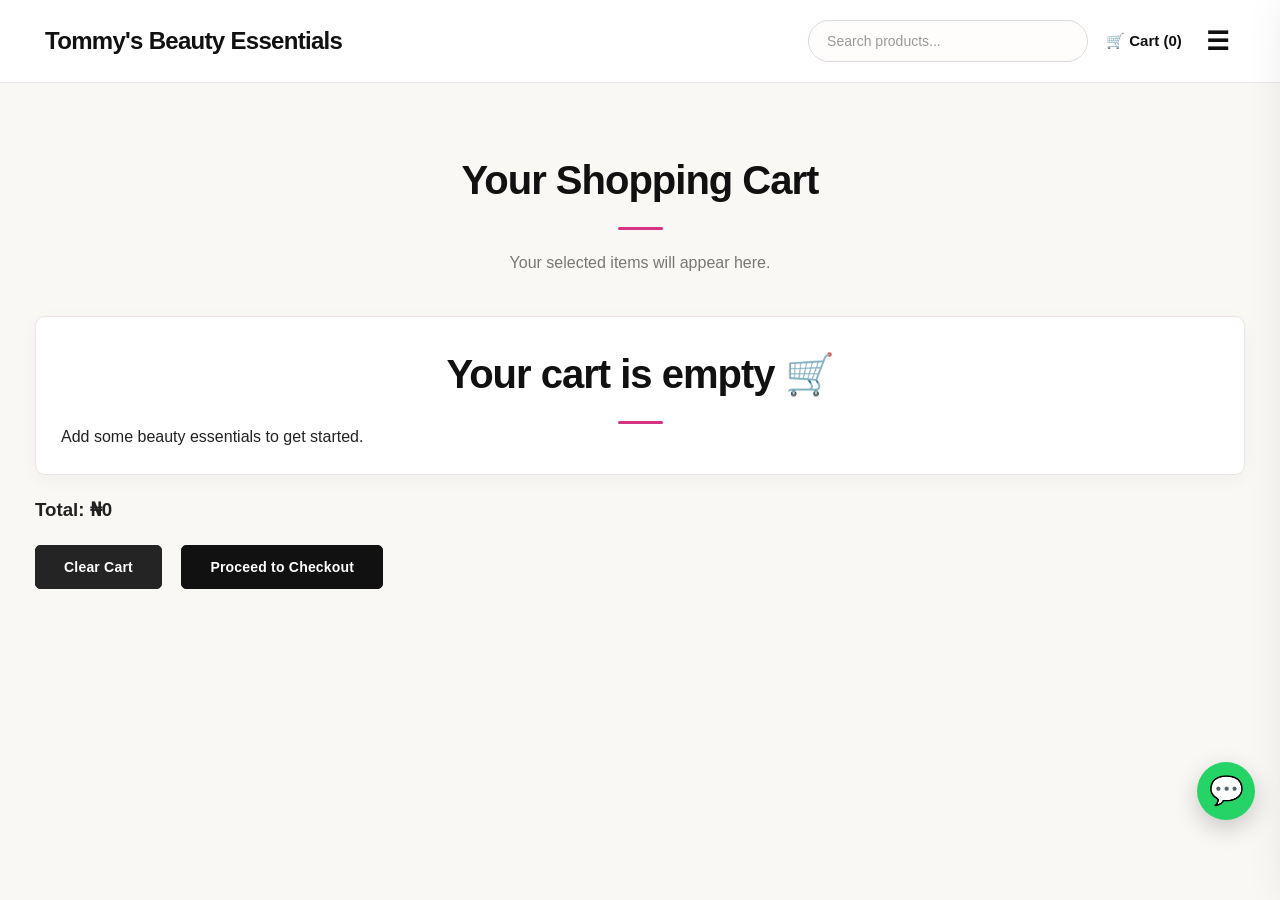
<file: cart.html>
<!DOCTYPE html>
<html lang="en">
<head>
    <meta charset="UTF-8">
    <meta name="viewport" content="width=device-width, initial-scale=1.0">
    <title>Shopping Cart | Tommy's Beauty Essentials</title>
    <link rel="stylesheet" href="style.css">
    <link rel="icon" type="image/jpeg" href="images/favicon.jpeg">
</head>

<body>

<header>

<header class="site-header">

    <div class="header-main">

        <a href="index.html" class="brand-name">
            Tommy's Beauty Essentials
        </a>

        <div class="header-actions">

            <div class="search-box">
                <input
                    type="text"
                    id="searchInput"
                    placeholder="Search products..."
                    onkeyup="searchProducts()">
            </div>

            <a href="cart.html" class="header-cart" id="cart-link">
                🛒 <span>Cart (0)</span>
            </a>

            <button
                class="mobile-menu-btn"
                onclick="toggleMenu()"
                aria-label="Open navigation menu">
                ☰
            </button>

        </div>

    </div>

</header>

<!-- SIDE NAVIGATION -->

<div class="menu-overlay" onclick="toggleMenu()"></div>

<aside id="mainNav" class="side-menu">

    <div class="side-menu-header">

        <h2>Tommy's Beauty Essentials</h2>

        <button
            class="close-menu-btn"
            onclick="toggleMenu()"
            aria-label="Close navigation menu">
            ×
        </button>

    </div>

    <nav class="side-menu-links">

        <a href="index.html">Home</a>

        <a href="lip-products.html">Lip Products</a>

        <a href="shades.html">Shades</a>

        <a href="skincare.html">Glow Essentials</a>

        <a href="nails.html">Press-On Nails</a>

        <a href="accessories.html">Lifestyle</a>

        <a href="contact.html">Contact</a>

        <a href="cart.html" class="side-cart-link">
            🛒 Cart
        </a>

    </nav>

</aside>

</header>

<section class="collection">

<h2>Your Shopping Cart</h2>

<p>Your selected items will appear here.</p>

<div id="cart-items">

</div>

<h3>Total: <span id="cart-total">₦0</span></h3>

<button class="clear-cart-btn" onclick="clearCart()">
Clear Cart
</button>

<button id="checkoutBtn" class="checkout-btn" onclick="window.location.href='checkout.html'">
Proceed to Checkout
</button>

</section>
<a href="https://wa.me/2349115180053"
   class="whatsapp-btn"
   target="_blank"
   aria-label="Chat with Tommy's Beauty Essentials on WhatsApp">
    💬
</a>

<script src="script.js"></script>

</body>
</html>
</file>
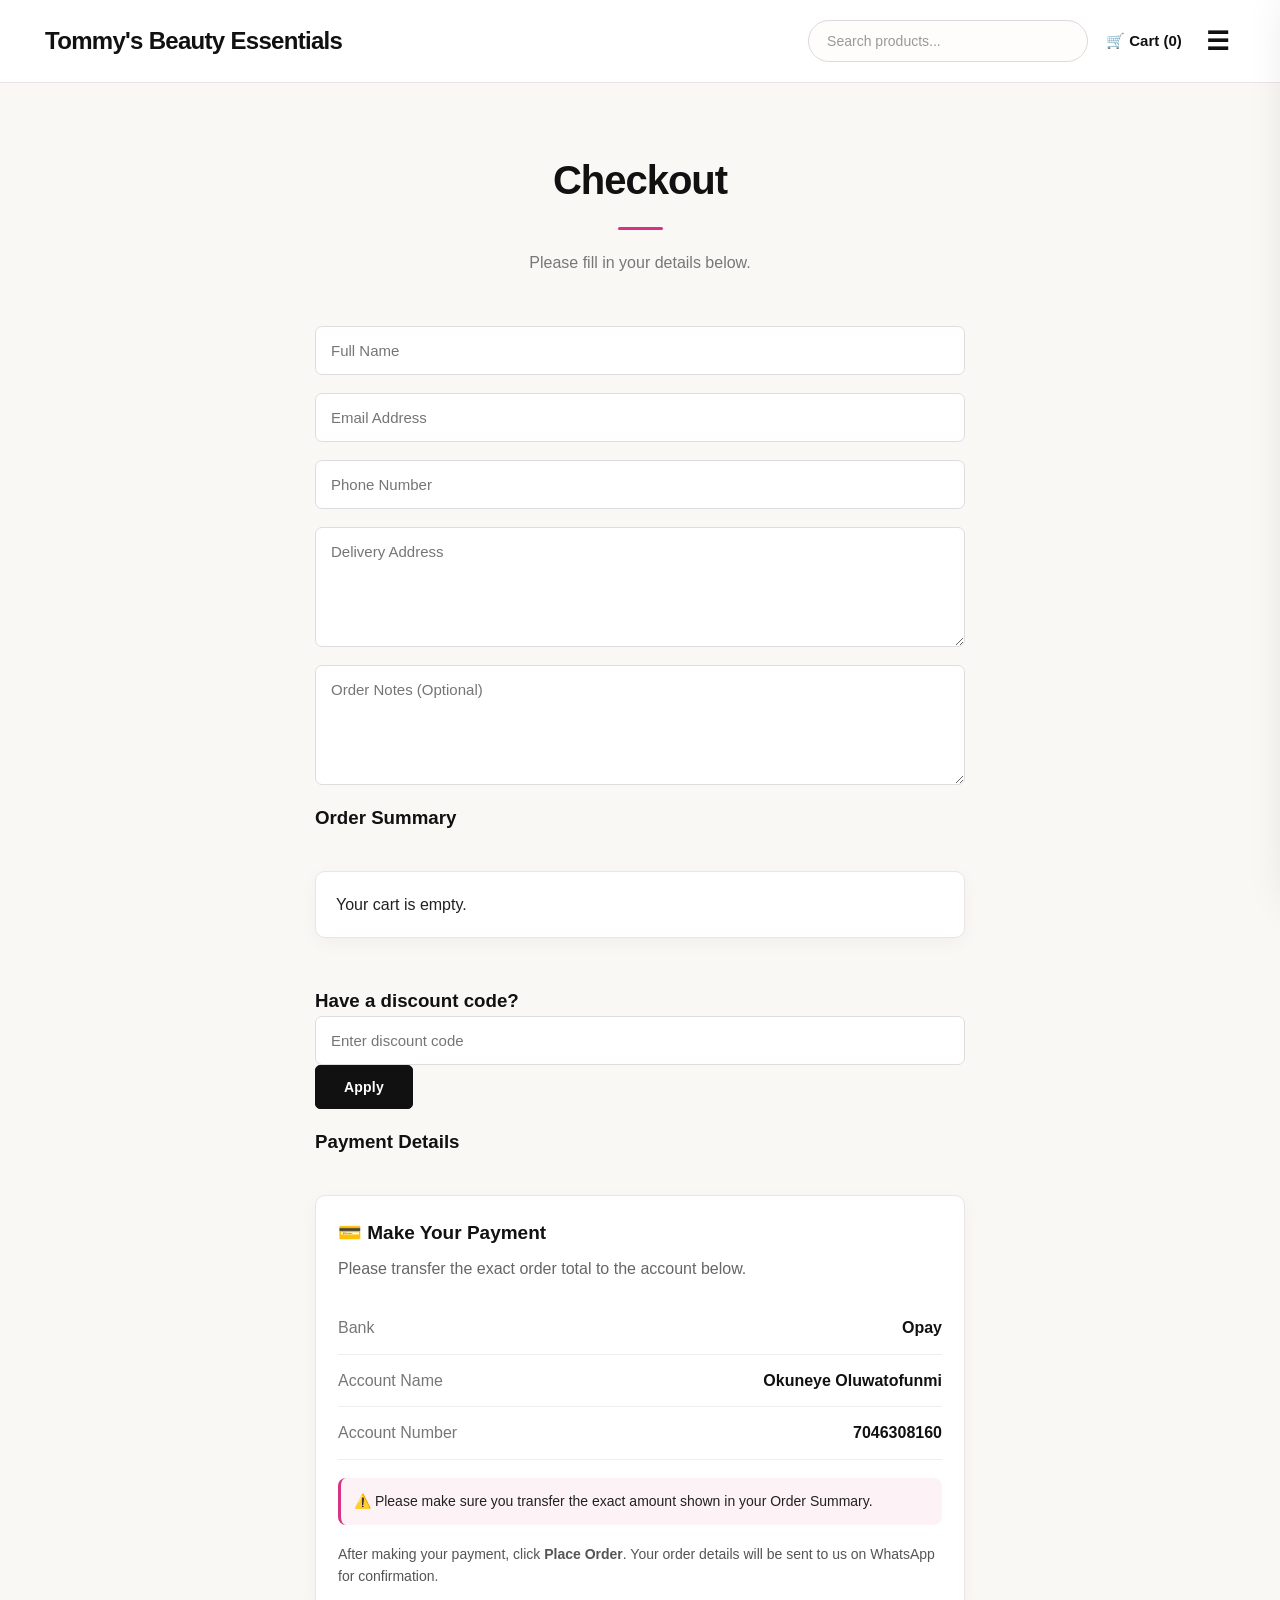
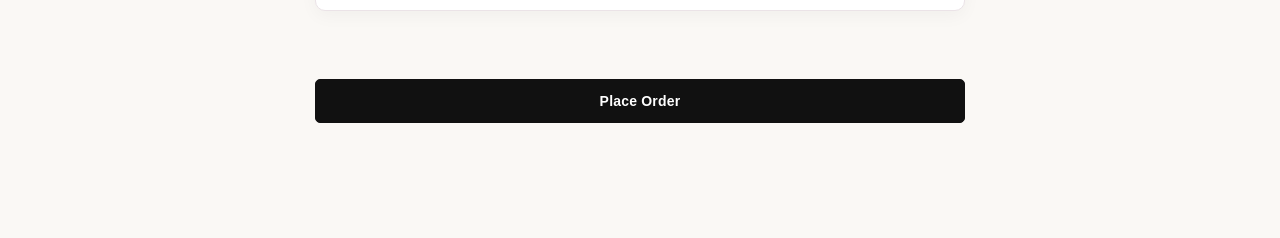
<file: checkout.html>
<!DOCTYPE html>
<html lang="en">

<head>
    <meta charset="UTF-8">
    <meta name="viewport" content="width=device-width, initial-scale=1.0">

    <title>Checkout | Tommy's Beauty Essentials</title>

    <link rel="stylesheet" href="style.css">
    <link rel="icon" type="image/jpeg" href="images/favicon.jpeg">
</head>

<body>

<header class="site-header">

    <div class="header-main">

        <a href="index.html" class="brand-name">
            Tommy's Beauty Essentials
        </a>

        <div class="header-actions">

            <div class="search-box">
                <input
                    type="text"
                    id="searchInput"
                    placeholder="Search products..."
                    onkeyup="searchProducts()"
                >
            </div>

            <a href="cart.html" class="header-cart" id="cart-link">
                🛒 <span>Cart (0)</span>
            </a>

            <button
                class="mobile-menu-btn"
                onclick="toggleMenu()"
                aria-label="Open navigation menu"
            >
                ☰
            </button>

        </div>

    </div>

</header>


<!-- SIDE NAVIGATION -->

<div class="menu-overlay" onclick="toggleMenu()"></div>

<aside id="mainNav" class="side-menu">

    <div class="side-menu-header">

        <h2>Tommy's Beauty Essentials</h2>

        <button
            class="close-menu-btn"
            onclick="toggleMenu()"
            aria-label="Close navigation menu"
        >
            ×
        </button>

    </div>

    <nav class="side-menu-links">

        <a href="index.html">Home</a>

        <a href="lip-products.html">Lip Products</a>

        <a href="shades.html">Shades</a>

        <a href="skincare.html">Glow Essentials</a>

        <a href="nails.html">Press-On Nails</a>

        <a href="accessories.html">Lifestyle</a>

        <a href="contact.html">Contact</a>

        <a href="cart.html" class="side-cart-link">
            🛒 Cart
        </a>

    </nav>

</aside>


<!-- CHECKOUT -->

<section class="collection">

    <h2>Checkout</h2>

    <p>Please fill in your details below.</p>


    <form
        class="checkout-form"
        onsubmit="placeOrder(event)"
    >

        <!-- CUSTOMER DETAILS -->

        <input
            type="text"
            id="customerName"
            placeholder="Full Name"
            autocomplete="name"
            required
        >

        <input
            type="email"
            id="customerEmail"
            placeholder="Email Address"
            autocomplete="email"
            required
        >

        <input
            type="tel"
            id="customerPhone"
            placeholder="Phone Number"
            autocomplete="tel"
            required
        >

        <textarea
            id="deliveryAddress"
            placeholder="Delivery Address"
            rows="4"
            autocomplete="street-address"
            required
        ></textarea>

        <textarea
            id="orderNotes"
            placeholder="Order Notes (Optional)"
            rows="3"
        ></textarea>


        <!-- ORDER SUMMARY -->

        <h3>Order Summary</h3>

        <div
            id="checkout-summary"
            class="checkout-summary"
        >
            <p>Loading your order...</p>
        </div>


        <!-- DISCOUNT -->

        <div class="discount-section">

            <h3>Have a discount code?</h3>

            <div class="discount-input-group">

                <input
                    type="text"
                    id="discountCode"
                    placeholder="Enter discount code"
                >

                <button
                    type="button"
                    onclick="applyDiscount()"
                >
                    Apply
                </button>

            </div>

            <p id="discountMessage"></p>

        </div>


        <!-- PAYMENT -->

        <h3>Payment Details</h3>

        <div class="payment-card">

            <h4>💳 Make Your Payment</h4>

            <p class="payment-instruction">
                Please transfer the exact order total to the account below.
            </p>

            <div class="payment-detail">
                <span>Bank</span>
                <strong>Opay</strong>
            </div>

            <div class="payment-detail">
                <span>Account Name</span>
                <strong>Okuneye Oluwatofunmi</strong>
            </div>

            <div class="payment-detail">
                <span>Account Number</span>
                <strong>7046308160</strong>
            </div>

            <div class="payment-warning">
                ⚠️ Please make sure you transfer the exact amount shown in your
                Order Summary.
            </div>

            <p class="payment-note">
                After making your payment, click
                <strong>Place Order</strong>.
                Your order details will be sent to us on WhatsApp for confirmation.
            </p>

        </div>


        <!-- PLACE ORDER -->

        <button
            type="submit"
            class="checkout-btn"
        >
            Place Order
        </button>

    </form>

</section>


<script src="script.js"></script>

</body>
</html>
</file>
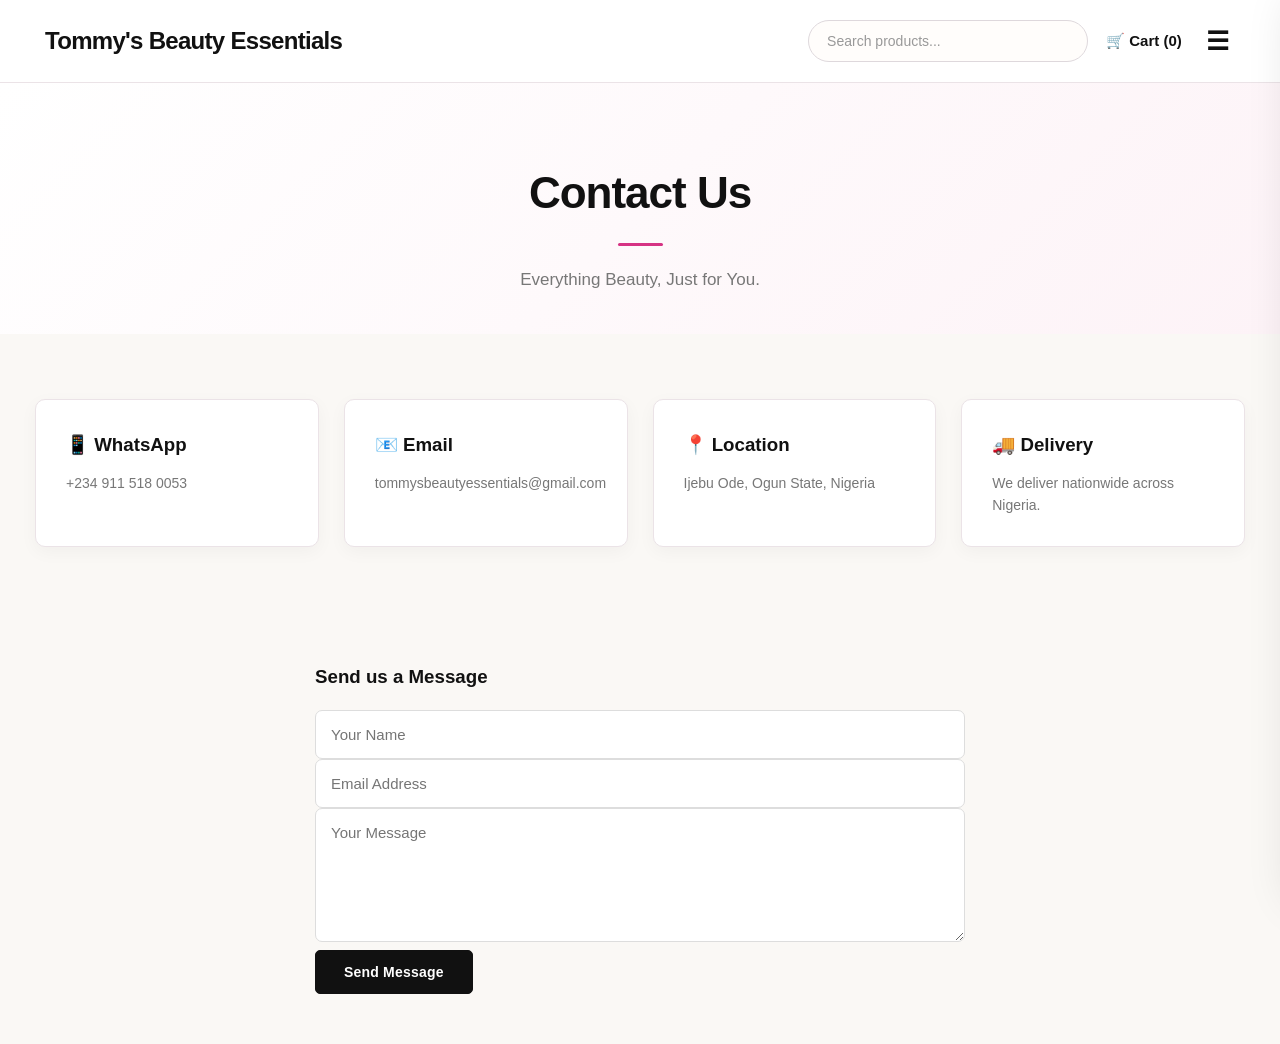
<file: contact.html>
<!DOCTYPE html>
<html lang="en">
<head>
    <meta charset="UTF-8">
    <meta name="viewport" content="width=device-width, initial-scale=1.0">
    <title>Contact Us | Tommy's Beauty Essentials</title>

    <link rel="stylesheet" href="style.css">
   <link rel="icon" type="image/jpeg" href="images/favicon.jpeg"> 
</head>

<body>

<header>

<header class="site-header">

    <div class="header-main">

        <a href="index.html" class="brand-name">
            Tommy's Beauty Essentials
        </a>

        <div class="header-actions">

            <div class="search-box">
                <input
                    type="text"
                    id="searchInput"
                    placeholder="Search products..."
                    onkeyup="searchProducts()">
            </div>

            <a href="cart.html" class="header-cart" id="cart-link">
                🛒 <span>Cart (0)</span>
            </a>

            <button
                class="mobile-menu-btn"
                onclick="toggleMenu()"
                aria-label="Open navigation menu">
                ☰
            </button>

        </div>

    </div>

</header>

<!-- SIDE NAVIGATION -->

<div class="menu-overlay" onclick="toggleMenu()"></div>

<aside id="mainNav" class="side-menu">

    <div class="side-menu-header">

        <h2>Tommy's Beauty Essentials</h2>

        <button
            class="close-menu-btn"
            onclick="toggleMenu()"
            aria-label="Close navigation menu">
            ×
        </button>

    </div>

    <nav class="side-menu-links">

        <a href="index.html">Home</a>

        <a href="lip-products.html">Lip Products</a>

        <a href="shades.html">Shades</a>

        <a href="skincare.html">Glow Essentials</a>

        <a href="nails.html">Press-On Nails</a>

        <a href="accessories.html">Lifestyle</a>

        <a href="contact.html">Contact</a>

        <a href="cart.html" class="side-cart-link">
            🛒 Cart
        </a>

    </nav>

</aside>

</header>

<section class="page-header">

<h2>Contact Us</h2>

<p>Everything Beauty, Just for You.</p>

</section>

<section class="collection">

<div class="about-container">

<div class="about-box">
<h3>📱 WhatsApp</h3>
<p>+234 911 518 0053</p>
</div>

<div class="about-box">
<h3>📧 Email</h3>
<p>tommysbeautyessentials@gmail.com</p>
</div>

<div class="about-box">
<h3>📍 Location</h3>
<p>Ijebu Ode, Ogun State, Nigeria</p>
</div>

<div class="about-box">
<h3>🚚 Delivery</h3>
<p>We deliver nationwide across Nigeria.</p>
</div>

</div>

</section>

<section class="checkout-form">

    <h3>Send us a Message</h3>

    <form onsubmit="sendContactMessage(event)">

        <input
            type="text"
            id="contactName"
            placeholder="Your Name"
            required
        >

        <input
            type="email"
            id="contactEmail"
            placeholder="Email Address"
            required
        >

        <textarea
            id="contactMessage"
            rows="6"
            placeholder="Your Message"
            required
        ></textarea>

        <button type="submit">
            Send Message
        </button>

    </form>

</section>

<script src="script.js"></script>

</body>
</html>
</file>
<file: style.css>
/* =========================================================
   TOMMY'S BEAUTY ESSENTIALS
   VERSION 3 — COMPLETE PREMIUM POLISH
   Glossy. Glamorous. Unapologetic.
========================================================= */


/* =========================================================
   1. BRAND VARIABLES
========================================================= */

:root {
    --black: #111111;
    --deep-black: #181818;
    --soft-black: #242424;

    --white: #ffffff;
    --cream: #faf8f5;
    --ivory: #fffdfb;

    --pink: #d63384;
    --deep-pink: #b5266b;
    --blush: #f8e8ef;
    --soft-blush: #fdf3f7;

    --text: #222222;
    --muted: #777777;
    --light-text: #999999;

    --border: #ebe3e7;
    --light-border: #f1ecef;

    --whatsapp: #25d366;

    --shadow-sm: 0 5px 18px rgba(0, 0, 0, 0.04);
    --shadow-md: 0 12px 30px rgba(0, 0, 0, 0.07);
    --shadow-lg: 0 20px 45px rgba(0, 0, 0, 0.10);

    --radius-sm: 5px;
    --radius-md: 10px;
    --radius-lg: 14px;

    --container: 1400px;
}


/* =========================================================
   2. RESET
========================================================= */

* {
    margin: 0;
    padding: 0;
    box-sizing: border-box;
}

html {
    scroll-behavior: smooth;
}

body {
    font-family: Arial, Helvetica, sans-serif;
    background: var(--cream);
    color: var(--text);
    line-height: 1.6;
    overflow-x: hidden;
}

img {
    display: block;
    max-width: 100%;
}

a {
    color: inherit;
    text-decoration: none;
}

button,
input,
textarea,
select {
    font-family: inherit;
}

button {
    cursor: pointer;
}

::selection {
    background: var(--pink);
    color: var(--white);
}


/* =========================================================
   3. HEADER
========================================================= */

.site-header {
    position: sticky;
    top: 0;
    z-index: 1000;

    width: 100%;

    background: rgba(255, 255, 255, 0.96);

    border-bottom: 1px solid var(--border);

    backdrop-filter: blur(14px);
    -webkit-backdrop-filter: blur(14px);
}

.header-main {
    width: 100%;
    max-width: var(--container);

    min-height: 82px;

    margin: 0 auto;
    padding: 0 45px;

    display: flex;
    align-items: center;
    justify-content: space-between;

    gap: 30px;
}


/* =========================================================
   4. BRAND
========================================================= */

.brand-name {
    color: var(--black);

    font-size: 24px;
    font-weight: 700;

    letter-spacing: -0.7px;

    white-space: nowrap;

    transition: color 0.25s ease;
}

.brand-name:hover {
    color: var(--pink);
}


/* =========================================================
   5. HEADER ACTIONS
========================================================= */

.header-actions {
    display: flex;
    align-items: center;
    justify-content: flex-end;

    gap: 18px;
}


/* =========================================================
   6. SEARCH
========================================================= */

.header-actions .search-box {
    margin: 0;
    padding: 0;
}

.header-actions .search-box input {
    width: 280px;
    height: 42px;

    padding: 0 18px;

    background: var(--ivory);

    border: 1px solid #ded8dc;
    border-radius: 30px;

    color: var(--text);

    font-size: 14px;

    outline: none;

    transition:
        border-color 0.25s ease,
        box-shadow 0.25s ease,
        background 0.25s ease;
}

.header-actions .search-box input::placeholder {
    color: var(--light-text);
}

.header-actions .search-box input:focus {
    background: var(--white);

    border-color: var(--pink);

    box-shadow:
        0 5px 20px rgba(214, 51, 132, 0.10);
}


/* =========================================================
   7. CART LINK
========================================================= */

.header-cart {
    color: var(--black);

    font-size: 15px;
    font-weight: 600;

    white-space: nowrap;

    transition: color 0.25s ease;
}

.header-cart:hover {
    color: var(--pink);
}


/* =========================================================
   8. MOBILE MENU BUTTON
========================================================= */

.mobile-menu-btn {
    display: block;

    padding: 6px;

    background: transparent;

    border: none;

    color: var(--black);

    font-size: 26px;
    line-height: 1;

    box-shadow: none;

    transition: color 0.25s ease;
}

.mobile-menu-btn:hover {
    background: transparent;
    color: var(--pink);

    transform: none;
    box-shadow: none;
}


/* =========================================================
   9. SIDE MENU
========================================================= */

.side-menu {
    position: fixed;

    top: 0;
    right: -380px;

    width: 350px;
    max-width: 88vw;

    height: 100vh;

    padding: 30px;

    background: var(--white);

    z-index: 2000;

    box-shadow:
        -15px 0 45px rgba(0, 0, 0, 0.14);

    transition: right 0.35s ease;

    overflow-y: auto;
}

.side-menu.mobile-menu-open {
    right: 0;
}


/* =========================================================
   10. SIDE MENU HEADER
========================================================= */

.side-menu-header {
    display: flex;
    align-items: center;
    justify-content: space-between;

    padding-bottom: 24px;

    border-bottom: 1px solid var(--border);
}

.side-menu-header h2 {
    color: var(--black);

    font-size: 22px;
}

.close-menu-btn {
    padding: 0;

    background: transparent;

    border: none;

    color: var(--black);

    font-size: 32px;
    line-height: 1;

    box-shadow: none;

    transition: color 0.25s ease;
}

.close-menu-btn:hover {
    background: transparent;

    color: var(--pink);

    transform: none;
    box-shadow: none;
}


/* =========================================================
   11. SIDE MENU LINKS
========================================================= */

.side-menu-links {
    display: flex;
    flex-direction: column;

    margin-top: 25px;
}

.side-menu-links a {
    padding: 16px 5px;

    border-bottom: 1px solid var(--light-border);

    color: var(--text);

    font-size: 16px;
    font-weight: 500;

    transition:
        color 0.25s ease,
        padding-left 0.25s ease;
}

.side-menu-links a:hover {
    padding-left: 12px;

    color: var(--pink);
}

.side-menu-links .side-cart-link {
    margin-top: 18px;

    padding: 15px 18px;

    background: var(--black);

    border: none;
    border-radius: var(--radius-sm);

    color: var(--white);

    text-align: center;

    transition:
        background 0.25s ease,
        transform 0.25s ease;
}

.side-menu-links .side-cart-link:hover {
    padding-left: 18px;

    background: var(--pink);

    color: var(--white);

    transform: translateY(-2px);
}


/* =========================================================
   12. MENU OVERLAY
========================================================= */

.menu-overlay {
    position: fixed;
    inset: 0;

    z-index: 1500;

    background: rgba(17, 17, 17, 0.42);

    opacity: 0;
    visibility: hidden;

    transition:
        opacity 0.3s ease,
        visibility 0.3s ease;
}

.menu-overlay.mobile-menu-open {
    opacity: 1;
    visibility: visible;
}


/* Hide old navigation */

.site-header nav,
header.site-header nav {
    display: none !important;
}


/* =========================================================
   13. HERO
========================================================= */

.hero {
    position: relative;

    min-height: 82vh;

    padding: 100px 20px 90px;

    display: flex;
    flex-direction: column;
    align-items: center;
    justify-content: center;

    text-align: center;

    overflow: hidden;

    background:
        linear-gradient(
            145deg,
            var(--white) 0%,
            var(--cream) 52%,
            var(--soft-blush) 100%
        );
}

.hero::before {
    content: "";

    position: absolute;

    width: 420px;
    height: 420px;

    top: -190px;
    left: -150px;

    border-radius: 50%;

    background: var(--blush);

    opacity: 0.55;

    filter: blur(5px);

    pointer-events: none;
}

.hero::after {
    content: "";

    position: absolute;

    width: 300px;
    height: 300px;

    right: -120px;
    bottom: -120px;

    border-radius: 50%;

    background: rgba(214, 51, 132, 0.07);

    pointer-events: none;
}


/* =========================================================
   14. HERO KICKER
========================================================= */

.hero-standard {
    position: relative;
    z-index: 2;

    margin-bottom: 22px;

    color: var(--deep-pink);

    font-size: 11px;
    font-weight: 700;

    letter-spacing: 3px;

    text-transform: uppercase;
}

.hero-standard::before,
.hero-standard::after {
    content: "—";

    margin: 0 9px;

    color: var(--pink);
}


/* =========================================================
   15. HERO HEADLINE
========================================================= */

.hero h2 {
    position: relative;
    z-index: 2;

    max-width: 900px;

    margin-bottom: 25px;

    color: var(--black);

    font-size: clamp(44px, 6vw, 72px);

    line-height: 1.04;

    letter-spacing: -2.5px;

    font-weight: 700;
}

.hero h2 .hero-accent {
    color: var(--pink);
}

.hero h2::after {
    display: none;
}


/* =========================================================
   16. HERO DESCRIPTION
========================================================= */

.hero p {
    position: relative;
    z-index: 2;

    max-width: 650px;

    color: var(--muted);

    font-size: 17px;

    line-height: 1.8;
}


/* =========================================================
   17. HERO BUTTONS
========================================================= */

.hero-buttons {
    position: relative;
    z-index: 2;

    display: flex;
    align-items: center;
    justify-content: center;

    gap: 14px;

    margin-top: 35px;

    flex-wrap: wrap;
}

.hero-note {
    position: relative;
    z-index: 2;

    margin-top: 32px;

    color: #999;

    font-size: 11px;

    letter-spacing: 1.2px;

    text-transform: uppercase;
}


/* =========================================================
   18. BUTTON SYSTEM
========================================================= */

button {
    padding: 13px 28px;

    background: var(--black);

    border: 1px solid var(--black);
    border-radius: var(--radius-sm);

    color: var(--white);

    font-size: 14px;
    font-weight: 600;

    letter-spacing: 0.2px;

    transition:
        background 0.25s ease,
        color 0.25s ease,
        border-color 0.25s ease,
        transform 0.25s ease,
        box-shadow 0.25s ease;
}

button:hover {
    background: var(--pink);
    border-color: var(--pink);

    transform: translateY(-2px);

    box-shadow:
        0 8px 20px rgba(214, 51, 132, 0.18);
}

.secondary-btn {
    background: transparent;
    border-color: var(--black);

    color: var(--black);
}

.secondary-btn:hover {
    background: var(--pink);
    border-color: var(--pink);

    color: var(--white);
}


/* =========================================================
   19. STATS
========================================================= */

.stats {
    display: grid;

    grid-template-columns:
        repeat(auto-fit, minmax(210px, 1fr));

    gap: 20px;

    padding: 65px 8%;

    background: var(--white);
}

.stat-box {
    padding: 30px 20px;

    background:
        linear-gradient(
            145deg,
            var(--white),
            var(--soft-blush)
        );

    border: 1px solid var(--border);
    border-radius: var(--radius-md);

    text-align: center;

    transition:
        transform 0.3s ease,
        box-shadow 0.3s ease,
        border-color 0.3s ease;
}

.stat-box:hover {
    transform: translateY(-5px);

    border-color: rgba(214, 51, 132, 0.25);

    box-shadow:
        0 15px 35px rgba(214, 51, 132, 0.08);
}

.stat-box h3 {
    margin-bottom: 8px;

    color: var(--pink);

    font-size: 30px;
}

.stat-box p {
    color: var(--muted);

    font-size: 14px;
}


/* =========================================================
   20. SECTION LABELS
========================================================= */

.section-label {
    margin-bottom: 10px;

    color: var(--deep-pink);

    font-size: 11px;
    font-weight: 700;

    letter-spacing: 2px;

    text-align: center;

    text-transform: uppercase;
}


/* =========================================================
   21. CATEGORIES
========================================================= */

.categories {
    padding: 90px 8%;

    background: var(--cream);
}

.categories h2 {
    margin-bottom: 50px;

    color: var(--black);

    font-size: 40px;

    letter-spacing: -1px;

    text-align: center;
}

.categories h2::after,
.collection h2::after,
.page-header h2::after {
    content: "";

    display: block;

    width: 45px;
    height: 3px;

    margin: 15px auto 0;

    background: var(--pink);

    border-radius: 10px;
}

.category-grid {
    display: grid;

    grid-template-columns: repeat(5, 1fr);

    gap: 18px;

    max-width: 1400px;

    margin: 0 auto;
}

.category-card {
    position: relative;

    min-height: 190px;

    padding: 28px 24px;

    display: flex;
    flex-direction: column;
    justify-content: flex-end;

    overflow: hidden;

    background: var(--white);

    border: 1px solid var(--border);
    border-radius: var(--radius-sm);

    box-shadow: var(--shadow-sm);

    transition:
        transform 0.35s ease,
        box-shadow 0.35s ease,
        border-color 0.35s ease;
}

.category-card::before {
    content: "";

    position: absolute;

    top: -55px;
    right: -55px;

    width: 130px;
    height: 130px;

    border-radius: 50%;

    background: var(--soft-blush);

    transition:
        transform 0.4s ease,
        background 0.4s ease;
}

.category-card::after {
    content: "";

    position: absolute;

    top: 24px;
    left: 24px;

    width: 28px;
    height: 2px;

    background: var(--pink);

    transition: width 0.35s ease;
}

.category-card:hover {
    transform: translateY(-6px);

    border-color: rgba(214, 51, 132, 0.28);

    box-shadow: var(--shadow-md);
}

.category-card:hover::before {
    transform: scale(1.5);

    background: var(--blush);
}

.category-card:hover::after {
    width: 48px;
}

.category-card h3 {
    position: relative;
    z-index: 2;

    margin-bottom: 9px;

    color: var(--black);

    font-size: 17px;

    line-height: 1.35;

    transition: color 0.3s ease;
}

.category-card:hover h3 {
    color: var(--pink);
}

.category-card p {
    position: relative;
    z-index: 2;

    color: var(--muted);

    font-size: 13px;

    line-height: 1.6;
}


/* =========================================================
   22. ABOUT
========================================================= */

.about {
    padding: 85px 8%;

    background:
        linear-gradient(
            135deg,
            var(--soft-blush),
            var(--cream)
        );

    text-align: center;
}

.about h2 {
    margin-bottom: 45px;

    color: var(--black);

    font-size: 38px;
}

.about-container {
    display: grid;

    grid-template-columns:
        repeat(auto-fit, minmax(250px, 1fr));

    gap: 25px;
}

.about-box {
    padding: 30px;

    background: var(--white);

    border: 1px solid var(--border);
    border-radius: var(--radius-md);

    box-shadow: var(--shadow-sm);

    transition:
        transform 0.3s ease,
        box-shadow 0.3s ease,
        border-color 0.3s ease;
}

.about-box:hover {
    transform: translateY(-6px);

    border-color: rgba(214, 51, 132, 0.20);

    box-shadow:
        0 15px 30px rgba(214, 51, 132, 0.08);
}

.about-box h3 {
    margin-bottom: 12px;

    color: var(--black);
}

.about-box p {
    color: var(--muted);

    font-size: 14px;
}


/* =========================================================
   23. TOMMY'S STANDARD
========================================================= */

.tommys-standard {
    position: relative;

    max-width: 760px;

    margin: 55px auto 0;

    padding: 30px 35px;

    background: rgba(255, 255, 255, 0.72);

    border: 1px solid var(--border);
    border-radius: var(--radius-md);
}

.tommys-standard::before {
    content: "“";

    position: absolute;

    top: 3px;
    left: 20px;

    color: rgba(214, 51, 132, 0.15);

    font-size: 55px;

    line-height: 1;
}

.standard-label {
    margin-bottom: 8px;

    color: var(--deep-pink);

    font-size: 10px;
    font-weight: 700;

    letter-spacing: 2px;
}

.tommys-standard h3 {
    margin-bottom: 8px;

    color: var(--black);

    font-size: 21px;
}

.tommys-standard > p:last-child {
    max-width: 600px;

    margin: 0 auto;

    color: var(--muted);

    font-size: 14px;
}


/* =========================================================
   24. PRODUCTS
========================================================= */

.products {
    padding: 85px 8%;

    background: var(--white);

    text-align: center;
}

.products h2 {
    margin-bottom: 12px;

    color: var(--black);

    font-size: 40px;

    letter-spacing: -1px;
}

.section-intro {
    max-width: 620px;

    margin: 0 auto;

    color: var(--muted);

    font-size: 15px;

    line-height: 1.7;
}

.product-container {
    display: grid;

    grid-template-columns:
        repeat(auto-fit, minmax(260px, 1fr));

    gap: 28px;

    margin-top: 35px;
align-items: stretch;
}

.product-card {
    padding: 18px;

    display: flex;
    flex-direction: column;
    height: 100%;

    background: var(--white);

    border: 1px solid var(--border);
    border-radius: var(--radius-lg);

    text-align: center;

    box-shadow: var(--shadow-sm);

    transition:
        transform 0.3s ease,
        box-shadow 0.3s ease,
        border-color 0.3s ease;
}

.product-card:hover {
    transform: translateY(-7px);

    border-color: rgba(214, 51, 132, 0.22);

    box-shadow: var(--shadow-lg);
}

.product-card img {
    width: 100%;
    height: 280px;

    padding: 12px;

    object-fit: contain;

    background:
        linear-gradient(
            145deg,
            var(--cream),
            var(--soft-blush)
        );

    border-radius: var(--radius-md);

    transition: transform 0.35s ease;
}

.product-card:hover img {
    transform: scale(1.025);
}

.product-card h3 {
    margin: 18px 0 8px;

    color: var(--text);

    font-size: 20px;
}

.price {
    margin-bottom: 10px;

    color: var(--pink);

    font-size: 19px;
    font-weight: 700;
}

.product-description {
    min-height: 70px;

    flex: 1;

    color: var(--muted);

    font-size: 14px;

    line-height: 1.7;
}

.product-card button {
    width: 100%;

    margin-top: 18px;
}


/* =========================================================
   25. PAGE HEADERS
========================================================= */

.page-header {
    padding: 75px 20px 40px;

    background:
        linear-gradient(
            135deg,
            var(--white),
            var(--soft-blush)
        );

    text-align: center;
}

.page-header h2 {
    margin-bottom: 12px;

    color: var(--black);

    font-size: 44px;

    letter-spacing: -1px;
}

.page-header p {
    max-width: 700px;

    margin: 20px auto 0;

    color: var(--muted);

    font-size: 17px;
}


/* =========================================================
   26. COLLECTION
========================================================= */

.collection {
    max-width: 1250px;

    margin: 0 auto;

    padding: 65px 20px;
}

.collection h2 {
    color: var(--black);

    font-size: 40px;

    letter-spacing: -1px;

    text-align: center;
}

.collection > p {
    max-width: 700px;

    margin: 20px auto 40px;

    color: var(--muted);

    text-align: center;
}


/* =========================================================
   27. SEARCH
========================================================= */

.search-box {
    margin: 25px 0;

    text-align: center;
}

.search-box input {
    width: 90%;
    max-width: 500px;

    padding: 14px 20px;

    background: var(--white);

    border: 1px solid #ddd;
    border-radius: 30px;

    color: var(--text);

    font-size: 15px;

    outline: none;

    transition:
        border-color 0.3s ease,
        box-shadow 0.3s ease;
}

.search-box input:focus {
    border-color: var(--pink);

    box-shadow:
        0 4px 15px rgba(214, 51, 132, 0.10);
}


/* =========================================================
   28. SORT
========================================================= */

.sort-box {
    display: flex;

    align-items: center;
    justify-content: flex-end;

    gap: 10px;

    margin: 20px 0;
}

.sort-box select {
    padding: 10px 15px;

    background: var(--white);

    border: 1px solid #ddd;
    border-radius: 6px;

    color: var(--text);

    font-size: 14px;

    outline: none;
}

.sort-box select:focus {
    border-color: var(--pink);
}


/* =========================================================
   29. CART
========================================================= */

.cart-item {
    margin: 20px 0;

    padding: 25px;

    background: var(--white);

    border: 1px solid var(--border);
    border-radius: var(--radius-md);

    box-shadow: var(--shadow-sm);
}

.cart-item h3 {
    margin-bottom: 10px;

    color: var(--black);
}

.quantity-controls {
    display: flex;

    align-items: center;
    justify-content: center;

    gap: 15px;

    margin: 18px 0;
}

.quantity-controls button {
    width: 40px;
    height: 40px;

    padding: 0;

    border-radius: 50%;

    font-size: 18px;
}

.quantity-controls span {
    font-size: 17px;
    font-weight: 700;
}

.checkout-btn {
    margin-top: 20px;
}

.clear-cart-btn {
    margin-right: 15px;

    background: var(--soft-black);

    border-color: var(--soft-black);
}

.clear-cart-btn:hover {
    background: var(--pink);

    border-color: var(--pink);
}


/* =========================================================
   30. CHECKOUT
========================================================= */

.checkout-form {
    max-width: 650px;

    margin: 50px auto;

    display: flex;
    flex-direction: column;

    gap: 18px;
}

.checkout-form h3 {
    color: var(--black);
}

.checkout-form input,
.checkout-form textarea {
    width: 100%;

    padding: 15px;

    background: var(--white);

    border: 1px solid #ddd;
    border-radius: 7px;

    color: var(--text);

    font-size: 15px;

    outline: none;

    transition:
        border-color 0.3s ease,
        box-shadow 0.3s ease;
}

.checkout-form textarea {
    min-height: 120px;

    resize: vertical;
}

.checkout-form input:focus,
.checkout-form textarea:focus {
    border-color: var(--pink);

    box-shadow:
        0 4px 15px rgba(214, 51, 132, 0.08);
}


/* =========================================================
   31. CHECKOUT SUMMARY
========================================================= */

.checkout-summary {
    margin: 20px 0 30px;

    padding: 20px;

    background: var(--white);

    border: 1px solid var(--border);
    border-radius: var(--radius-md);

    box-shadow: var(--shadow-sm);
}

.checkout-summary-item {
    display: flex;

    align-items: center;
    justify-content: space-between;

    gap: 20px;

    padding: 12px 0;

    font-size: 15px;
}

.checkout-summary-item span {
    color: #444;
}

.checkout-summary-item strong {
    color: var(--black);

    white-space: nowrap;
}

.checkout-summary hr {
    margin: 12px 0;

    border: none;
    border-top: 1px solid var(--border);
}

.checkout-summary-total {
    display: flex;

    align-items: center;
    justify-content: space-between;

    padding-top: 8px;

    font-size: 18px;
}

.checkout-summary-total strong:last-child {
    color: var(--pink);

    font-size: 20px;
}


/* =========================================================
   32. PAYMENT CARD
========================================================= */

.payment-card {
    margin: 20px 0 30px;

    padding: 22px;

    background: var(--white);

    border: 1px solid var(--border);
    border-radius: var(--radius-md);

    box-shadow: var(--shadow-sm);
}

.payment-card h4 {
    margin-bottom: 8px;

    color: var(--black);

    font-size: 19px;
}

.payment-instruction {
    margin-bottom: 20px;

    color: #666;
}

.payment-detail {
    display: flex;

    align-items: center;
    justify-content: space-between;

    gap: 20px;

    padding: 13px 0;

    border-bottom: 1px solid var(--light-border);
}

.payment-detail span {
    color: var(--muted);
}

.payment-detail strong {
    color: var(--black);

    text-align: right;
}

.payment-warning {
    margin-top: 18px;

    padding: 13px;

    background: var(--soft-blush);

    border-left: 3px solid var(--pink);
    border-radius: 8px;

    font-size: 14px;

    line-height: 1.5;
}

.payment-note {
    margin-top: 18px;

    color: #555;

    font-size: 14px;

    line-height: 1.6;
}


/* =========================================================
   33. OUT OF STOCK
========================================================= */

.out-of-stock-btn {
    width: 100%;

    padding: 12px 18px;

    background: #dedede;

    border: none;
    border-radius: 5px;

    color: #666;

    font-size: 13px;
    font-weight: 600;

    letter-spacing: 0.5px;

    text-transform: uppercase;

    cursor: not-allowed;

    box-shadow: none;
}

.out-of-stock-btn:hover {
    background: #dedede;

    color: #666;

    transform: none;

    box-shadow: none;
}


/* =========================================================
   34. NEWSLETTER
========================================================= */

.newsletter {
    position: relative;

    overflow: hidden;

    padding: 85px 20px;

    background:
        radial-gradient(
            circle at 15% 20%,
            rgba(255, 255, 255, 0.16),
            transparent 28%
        ),
        radial-gradient(
            circle at 85% 80%,
            rgba(255, 255, 255, 0.10),
            transparent 30%
        ),
        linear-gradient(
            135deg,
            var(--deep-pink),
            var(--pink) 50%,
            #e05a9a
        );

    color: var(--white);

    text-align: center;
}

.newsletter h2 {
    margin-bottom: 15px;

    color: var(--white);

    font-size: 40px;
}

.newsletter p {
    max-width: 650px;

    margin: 0 auto 30px;

    color: rgba(255, 255, 255, 0.92);
}

.newsletter-label {
    margin-bottom: 12px;

    color: rgba(255, 255, 255, 0.85);
}

.newsletter form {
    display: flex;

    align-items: center;
    justify-content: center;

    gap: 12px;

    flex-wrap: wrap;
}

.newsletter input {
    width: 320px;

    padding: 15px;

    background: var(--white);

    border: none;
    border-radius: 4px;

    font-size: 15px;

    outline: none;
}

.newsletter button {
    background: var(--white);

    border-color: var(--white);

    color: var(--deep-pink);
}

.newsletter button:hover {
    background: var(--black);

    border-color: var(--black);

    color: var(--white);
}


/* =========================================================
   35. FOOTER
========================================================= */

footer {
    padding: 65px 8%;

    background:
        linear-gradient(
            135deg,
            var(--deep-black),
            #21151c
        );

    border-top: 3px solid var(--pink);

    color: var(--white);

    text-align: center;
}

footer h2,
footer h3 {
    margin-bottom: 18px;

    color: var(--white);
}

footer h2 {
    font-size: 25px;
}

footer p {
    margin: 9px 0;

    color: #d7d7d7;

    font-size: 14px;
}

footer p:last-child {
    margin-top: 25px;

    padding-top: 20px;

    border-top: 1px solid rgba(255, 255, 255, 0.10);

    color: #aaa;
}

footer a {
    color: #f39ac0;

    transition: color 0.25s ease;
}

footer a:hover {
    color: var(--white);
}


/* =========================================================
   36. WHATSAPP
========================================================= */

.whatsapp-btn {
    position: fixed;

    right: 25px;
    bottom: 80px;

    width: 58px;
    height: 58px;

    z-index: 1100;

    display: flex;
    align-items: center;
    justify-content: center;

    background: var(--whatsapp);

    border-radius: 50%;

    color: var(--white);

    font-size: 28px;

    text-decoration: none;

    box-shadow:
        0 8px 25px rgba(0, 0, 0, 0.20);

    transition:
        transform 0.3s ease,
        box-shadow 0.3s ease;
}

.whatsapp-btn:hover {
    transform: scale(1.08);

    box-shadow:
        0 12px 30px rgba(0, 0, 0, 0.25);
}


/* =========================================================
   37. PREMIUM CART TOAST
========================================================= */

#cartToast {
    position: fixed;

    right: 25px;
    bottom: 95px;

    width: min(380px, calc(100vw - 40px));

    z-index: 3000;

    display: flex;
    align-items: center;

    gap: 14px;

    padding: 15px 16px;

    background: var(--white);

    border: 1px solid var(--border);
    border-left: 3px solid var(--pink);
    border-radius: 7px;

    box-shadow:
        0 15px 40px rgba(0, 0, 0, 0.14);

    opacity: 0;
    visibility: hidden;

    transform:
        translateY(20px)
        translateX(10px);

    transition:
        opacity 0.3s ease,
        transform 0.3s ease,
        visibility 0.3s ease;
}

#cartToast.show {
    opacity: 1;
    visibility: visible;

    transform:
        translateY(0)
        translateX(0);
}

.cart-toast-icon {
    width: 34px;
    height: 34px;

    flex-shrink: 0;

    display: flex;
    align-items: center;
    justify-content: center;

    background: var(--soft-blush);

    border-radius: 50%;

    color: var(--pink);

    font-size: 17px;
    font-weight: 700;
}

.cart-toast-content {
    min-width: 0;

    flex: 1;

    display: flex;
    flex-direction: column;

    gap: 2px;
}

.cart-toast-content strong {
    color: var(--black);

    font-size: 14px;
    font-weight: 700;
}

.cart-toast-content span {
    overflow: hidden;

    color: var(--muted);

    font-size: 12px;

    white-space: nowrap;

    text-overflow: ellipsis;
}

.cart-toast-link {
    flex-shrink: 0;

    color: var(--pink);

    font-size: 12px;
    font-weight: 700;

    transition: color 0.2s ease;
}

.cart-toast-link:hover {
    color: var(--deep-pink);
}


/* =========================================================
   38. ACCESSIBILITY
========================================================= */

button:focus-visible,
a:focus-visible,
input:focus-visible,
textarea:focus-visible,
select:focus-visible {
    outline: 2px solid var(--pink);

    outline-offset: 3px;
}


/* =========================================================
   39. TABLET
========================================================= */

@media (max-width: 1100px) {

    .category-grid {
        grid-template-columns: repeat(3, 1fr);
    }

}


/* =========================================================
   40. MOBILE
========================================================= */

@media (max-width: 768px) {

    .header-main {
        min-height: 70px;

        padding: 0 18px;

        gap: 12px;
    }

    .brand-name {
        font-size: 18px;
    }

    .header-actions {
        gap: 10px;
    }

    .header-actions .search-box input {
        width: 150px;
        height: 38px;

        font-size: 13px;
    }

    .header-cart {
        font-size: 0;
    }

    .header-cart::before {
        content: "🛒";

        font-size: 20px;
    }

    .mobile-menu-btn {
        font-size: 24px;
    }


    /* HERO */

    .hero {
        min-height: 70vh;

        padding: 65px 20px;
    }

    .hero-standard {
        font-size: 10px;

        letter-spacing: 1.8px;
    }

    .hero h2 {
        font-size: 40px;

        letter-spacing: -1px;
    }

    .hero p {
        font-size: 16px;
    }

    .hero-buttons {
        width: 100%;
        max-width: 330px;

        flex-direction: column;
    }

    .hero-buttons a,
    .hero-buttons button {
        width: 100%;
    }


    /* STATS */

    .stats {
        grid-template-columns: repeat(2, 1fr);

        padding: 55px 20px;

        gap: 15px;
    }

    .stat-box {
        padding: 22px 15px;
    }

    .stat-box h3 {
        font-size: 25px;
    }


    /* MAIN SECTIONS */

    .categories,
    .products,
    .about {
        padding: 65px 20px;
    }

    .categories h2,
    .products h2,
    .about h2,
    .page-header h2,
    .collection h2 {
        font-size: 32px;
    }

    .section-label {
        font-size: 10px;

        letter-spacing: 1.6px;
    }


    /* CATEGORIES */

    .category-grid {
        grid-template-columns: repeat(2, 1fr);

        gap: 14px;
    }

    .category-card {
        min-height: 175px;

        padding: 24px 20px;
    }


    /* STANDARD */

    .tommys-standard {
        margin-top: 40px;

        padding: 25px 20px;
    }

    .tommys-standard h3 {
        font-size: 18px;
    }


    /* PRODUCTS */

    .product-container {
        grid-template-columns:
            repeat(2, minmax(0, 1fr));

        gap: 15px;
    }

    .product-card {
        padding: 14px;
    }

    .product-card img {
        height: 210px;
    }

    .product-card h3 {
        font-size: 17px;
    }

    .price {
        font-size: 17px;
    }

    .product-description {
        font-size: 13px;
    }


    /* SORT */

    .sort-box {
        justify-content: center;
    }


    /* CHECKOUT */

    .checkout-form {
        margin: 35px 20px;
    }


    /* NEWSLETTER */

    .newsletter {
        padding: 65px 20px;
    }

    .newsletter h2 {
        font-size: 32px;
    }

    .newsletter input,
    .newsletter button {
        width: 100%;
    }


    /* FOOTER */

    footer {
        padding: 45px 20px;
    }


    /* CART TOAST */

    #cartToast {
        right: 15px;
        bottom: 85px;

        width: calc(100vw - 30px);

        padding: 14px;
    }

    .cart-toast-link {
        font-size: 11px;
    }


    /* WHATSAPP */

    .whatsapp-btn {
        width: 54px;
        height: 54px;

        right: 18px;
        bottom: 75px;

        font-size: 25px;
    }
}


/* =========================================================
   41. SMALL PHONES
========================================================= */

@media (max-width: 480px) {

    .header-main {
        padding: 0 14px;
    }

    .brand-name {
        font-size: 16px;
    }

    .header-actions .search-box input {
        width: 115px;
    }

    .side-menu {
        width: 300px;

        padding: 25px;
    }

    .side-menu-header h2 {
        font-size: 18px;
    }


    /* HERO */

    .hero {
        padding: 65px 18px;
    }

    .hero-standard {
        font-size: 9px;

        letter-spacing: 1.4px;
    }

    .hero h2 {
        font-size: 35px;

        letter-spacing: -1.2px;
    }

    .hero p {
        font-size: 15px;

        line-height: 1.7;
    }

    .hero-note {
        font-size: 9px;

        letter-spacing: 1px;
    }


    /* STATS */

    .stats {
        grid-template-columns: 1fr;
    }


    /* PRODUCTS */

    .product-container {
        grid-template-columns: 1fr;
    }

    .product-card img {
        height: 250px;
    }


    /* CHECKOUT */

    .checkout-summary-item,
    .payment-detail {
        flex-direction: column;

        align-items: flex-start;

        gap: 5px;
    }

    .payment-detail strong {
        text-align: left;
    }


    /* COLLECTION */

    .collection {
        padding: 50px 15px;
    }
}


/* =========================================================
   42. REDUCED MOTION
========================================================= */

@media (prefers-reduced-motion: reduce) {

    *,
    *::before,
    *::after {
        scroll-behavior: auto !important;

        transition-duration: 0.01ms !important;

        animation-duration: 0.01ms !important;
    }
}
</file>
